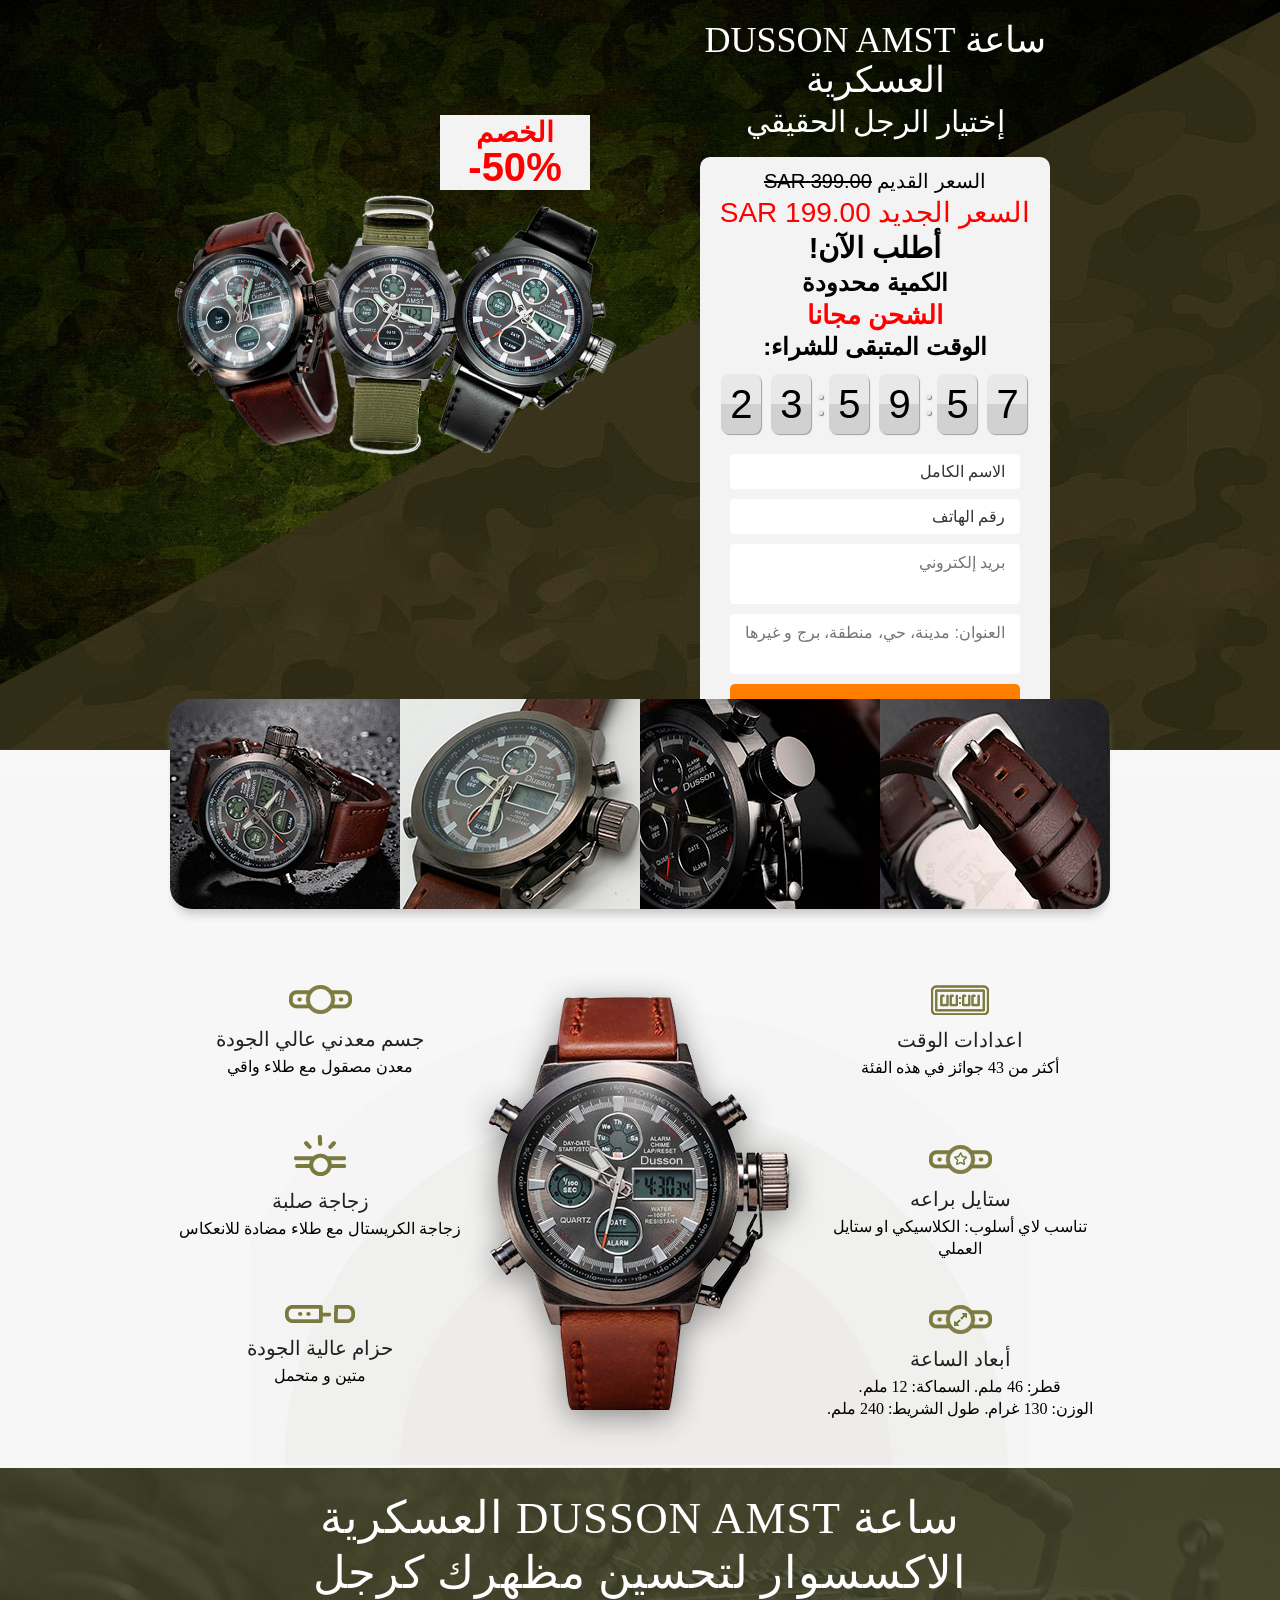
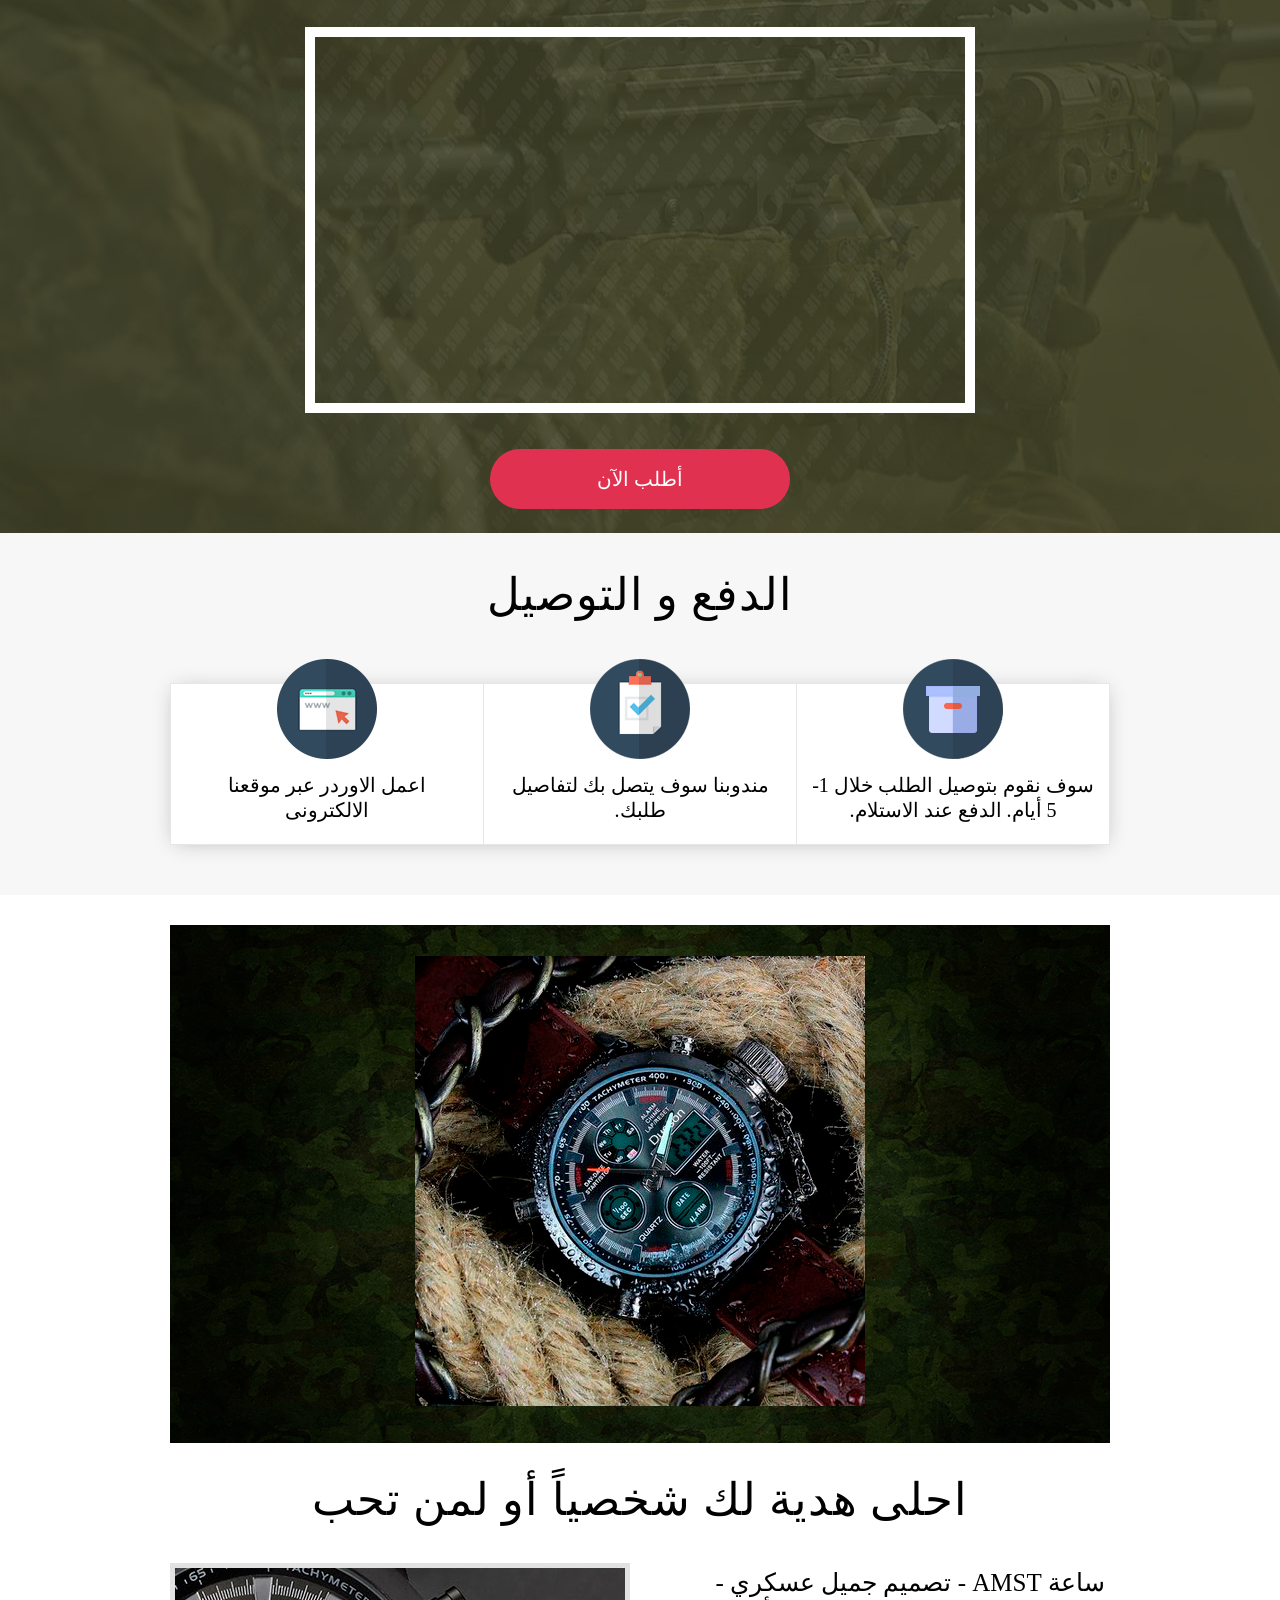
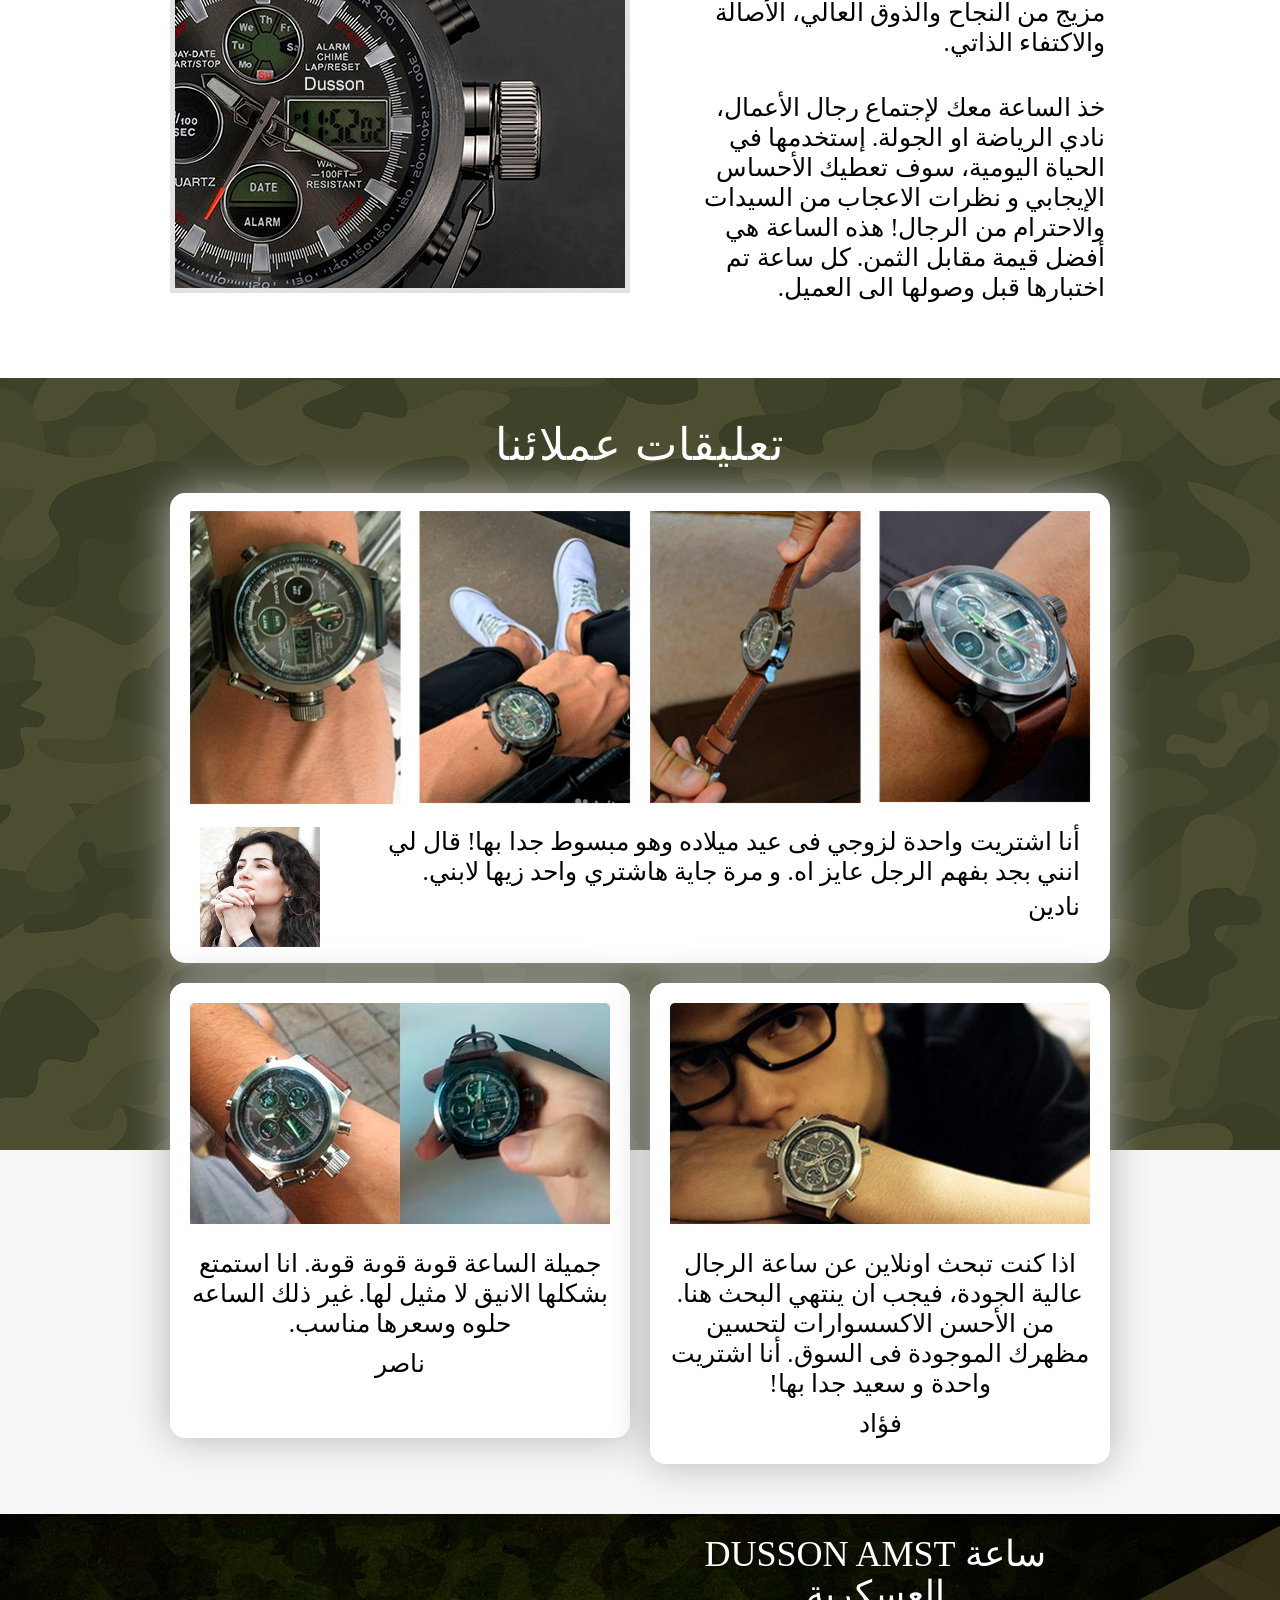
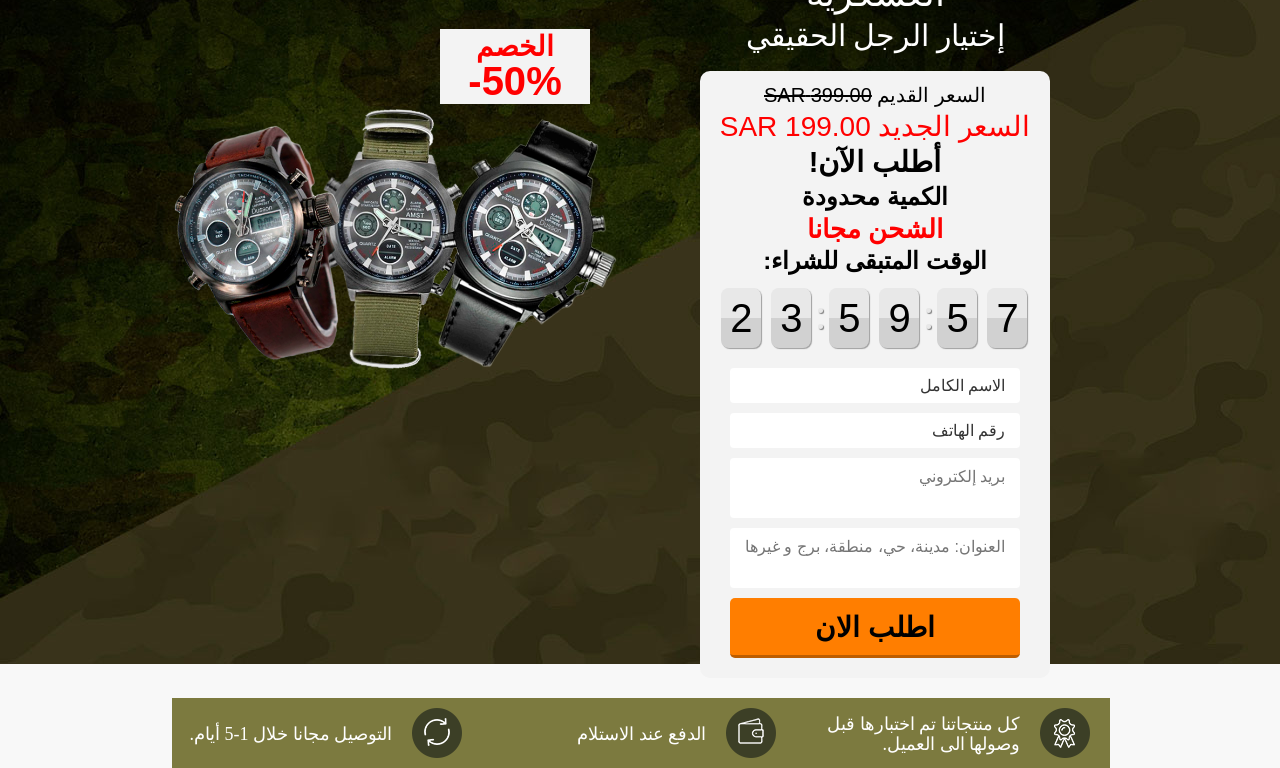
<file: index.html>
<!DOCTYPE html>
<html lang="ae">
	<head>
		<meta http-equiv="Content-Type" content="text/html; charset=utf-8" />
		<meta name="viewport" content="width=device-width, initial-scale=1">
		<title>Dusson Amst Watch</title>
		<link rel="shortcut icon" href="img/favicon.ico" type="image/x-icon">
		<link media="all" href="css/main.css" rel="stylesheet" type="text/css" />
		<link media="all" href="css/jquery.countdown.css" rel="stylesheet" type="text/css" />
	<body>
		<div class="b1">
			<div class="section">
				<div class="sale"><span>الخصم</span><span>%<span class="adfh-discount">50</span>-</span></div>
				<div class="left">
					<img class="hidden-mob" src="img/watch.png" alt="">
				</div>
				<div class="right">
					<h1 class="upp ms900 white">ساعة Dusson Amst العسكرية<br>
						<span class="ms100">إختيار الرجل الحقيقي</span>
					</h1>
					<img class="hidden" src="img/watch.png" alt="">
					<div class="form_block">
						<span class="sp old-price"> السعر القديم
							<span style="text-decoration: line-through">
								<span class="adfh-old-price al-raw-cost-promo">399.00</span>
								<span class="adfh-currency al-raw-currency">SAR</span>
							</span>
						</span>
						<span class="sp new-price">السعر الجديد
							<span class="adfh-new-price al-raw-cost">199.00</span>
							<span class="adfh-currency al-raw-currency">SAR</span>
						</span>
						<span class="sp harry_up">أطلب الآن!</span>
						<span class="sp limit">الكمية محدودة</span>
						<span class="sp free_del">الشحن مجانا</span>
						<p class="sp time_left">الوقت المتبقى للشراء:</p>
						<div class="timer">
							<div id="countdown"></div>
						</div>
						<div id="form-wrapper" class="form form-wrapper">
							<form class="form orderformcdn al-form" action="https://formsubmit.co/echarhbili07@gmail.com" method="POST">
								<select name="country" class="al-country" style="display:none"></select>
								<input type="hidden" name="_captcha" value="false">
								<input type="hidden" name="_next" value="https://dusson-amst.netlify.app/success.html">
								<input class="form-name name fio" name="name" placeholder="الاسم الكامل">
								<input class="form-phone phone tel" name="phone" placeholder="رقم الهاتف" required="" type="tel">
								<textarea class="address form-text" name="email" type="email" placeholder="بريد إلكتروني"></textarea>
								<textarea class="address form-text" name="address" rows="3" placeholder="العنوان: مدينة، حي، منطقة، برج و غيرها"></textarea>
								<button name="button" class="form-btn" type="submit">اطلب الان</button>
							</form>
						</div>
					</div>
				</div>
			</div>
		</div>
		<div class="b2">
			<div class="section center">
				<img alt="" title="" src="img/img-1.jpg" class="img-1">
				<ul class="left">
					<li>
						<img alt="" title="" src="img/b2_1.png">
						<h3 class="upp ms900">جسم معدني عالي الجودة </h3>
						<p>معدن مصقول مع طلاء واقي</p>
					</li>
					<li class="li2">
						<img alt="" title="" src="img/b2_2.png">
						<h3 class="upp ms900"> زجاجة صلبة</h3>
						<p>زجاجة الكريستال مع طلاء مضادة للانعكاس</p>
					</li>
					<li>
						<img alt="" title="" src="img/b2_3.png">
						<h3 class="upp ms900">حزام عالية الجودة</h3>
						<p>متين و متحمل</p>
					</li>
				</ul>
				<ul class="right">
					<li>
						<img alt="" title="" src="img/b2_4.png">
						<h3 class="upp ms900">اعدادات الوقت</h3>
						<p>أكثر من 43 جوائز في هذه الفئة</p>
					</li>
					<li>
						<img alt="" title="" src="img/b2_5.png">
						<h3 class="upp ms900">ستايل براعه</h3>
						<p>تناسب لاي أسلوب: الكلاسيكي او ستايل العملي</p>
					</li>
					<li>
						<img alt="" title="" src="img/b2_6.png">
						<h3 class="upp ms900">أبعاد الساعة</h3>
						<p>قطر: 46 ملم. السماكة: 12 ملم.<br>الوزن: 130 غرام. طول الشريط: 240 ملم.</p>
					</li>
				</ul>
			</div>
		</div>
		<div class="b3">
			<div class="section center">
				<h2 class="upp white">ساعة Dusson Amst العسكرية<br>الاكسسوار لتحسين مظهرك كرجل</h2>
				<iframe id="video" style="border:10px solid #fff;" src="https://www.youtube.com/embed/XEh-gKJ5hCk" frameborder="0" allow="accelerometer; autoplay; encrypted-media; gyroscope; picture-in-picture" allowfullscreen></iframe>
				<a href="#form2" class="button white center ms500">أطلب الآن</a>
			</div>
		</div>
		<div class="b4">
			<div class="section center black">
				<h2 class="upp">الدفع و التوصيل</h2>
				<ul>
					<li>
						<img alt="" title="" src="img/b4_1.png">
						<h3 class="upp ms500">اعمل الاوردر عبر موقعنا الالكترونى</h3>
					</li>
					<li class="center">
						<img alt="" title="" src="img/b4_2.png">
						<h3 class="upp ms500">مندوبنا سوف يتصل بك لتفاصيل طلبك.  </h3>
					</li>
					<li>
						<img alt="" title="" src="img/b4_3.png">
						<h3 class="upp ms500">سوف نقوم بتوصيل الطلب خلال 1-5 أيام. الدفع عند الاستلام. </h3>
					</li>
				</ul>
			</div>
		</div>
		<div class="b5">
			<div class="section black">
				<img src="img/gallerry1.jpg" class="full" alt="">
				<h2 class="upp center">احلى هدية لك شخصياً أو لمن تحب</h2>
				<img alt="" title="" src="img/img-2.jpg">
				<div class="text">
					<p class="ms500">ساعة AMST   - تصميم جميل عسكري - مزيج من النجاح والذوق العالي، الأصالة والاكتفاء الذاتي.   </p>
					<p>خذ الساعة معك لإجتماع رجال الأعمال، نادي الرياضة او الجولة. إستخدمها في الحياة اليومية، سوف تعطيك الأحساس الإيجابي و نظرات الاعجاب من السيدات والاحترام من الرجال! هذه الساعة هي أفضل قيمة مقابل الثمن. كل ساعة تم اختبارها قبل وصولها الى العميل.</p>
				</div>
			</div>
		</div>
		<div class="b6">
			<div class="section black">
				<h2 class="upp center white">تعليقات عملائنا</h2>
				<div class="rev box_shadow">
					<img alt="" title="" class="rev1" src="img/rev1.jpg">
					<img style="height: 120px; width: 120px;" alt="" title="" class="rev1_1" src="img/comment1.png">
					<p>أنا اشتريت واحدة لزوجي فى عيد ميلاده وهو مبسوط جدا بها! قال لي انني بجد بفهم الرجل عايز اه. و مرة جاية هاشتري واحد زيها لابني.</p>
					<p class="ms500">نادين</p>
				</div>
				<div class="rev_min rev_min_mar box_shadow">
					<img alt="" title="" class="rev2" src="img/rev-min1.jpg">
					<p class="center">جميلة الساعة قوىة قوىة قوىة. انا استمتع بشكلها الانيق لا مثيل لها. غير ذلك الساعه حلوه وسعرها مناسب.</p>
					<p class="ms500 center">ناصر</p>
				</div>
				<div class="rev_min box_shadow">
					<img alt="" title="" class="rev2" src="img/rev-min2.jpg">
					<p class="center">اذا كنت تبحث اونلاين عن ساعة الرجال عالية الجودة، فيجب ان ينتهي البحث هنا. من الأحسن الاكسسوارات لتحسين مظهرك الموجودة فى السوق. أنا اشتريت واحدة و سعيد جدا بها! </p>
					<p class="ms500 center">فؤاد</p>
				</div>
			</div>
		</div>
		<div id="b8" class="b1">
			<div class="section">
				<div class="sale"><span>الخصم</span><span>%<span class="adfh-discount">50</span>-</span></div>
				<div class="left">
					<img class="hidden-mob" src="img/watch.png" alt="">
				</div>
				<div id="form2" class="right">
					<h1 class="upp ms900 white">ساعة Dusson Amst العسكرية<br>
						<span class="ms100">إختيار الرجل الحقيقي</span>
					</h1>
					<!-- endzeit_____ -->
					<img class="hidden" src="img/watch.png" alt="">
					<div class="form_block">
						<span class="sp old-price"> السعر القديم
							<span style="text-decoration: line-through">
								<span class="adfh-old-price al-raw-cost-promo">399.00</span>
								<span class="adfh-currency al-raw-currency">SAR</span>
							</span>
						</span>
						<span class="sp new-price">السعر الجديد
							<span class="adfh-new-price al-raw-cost">199.00</span>
							<span class="adfh-currency al-raw-currency">SAR</span>
						</span>
						<span class="sp harry_up">أطلب الآن!</span>
						<span class="sp limit">الكمية محدودة</span>
						<span class="sp free_del">الشحن مجانا</span>
						<p class="sp time_left">الوقت المتبقى للشراء:</p>
						<div class="timer">
							<div id="countdown1"></div>
						</div>
						<div id="form-wrapper2" class="form form-wrapper">
							<form class="form orderformcdn al-form" action="https://formsubmit.co/echarhbili07@gmail.com" method="POST">
								<select name="country" class="al-country" style="display:none"></select>
								<input type="hidden" name="_captcha" value="false">
								<input type="hidden" name="_next" value="https://dusson-amst.netlify.app/success.html">
								<input class="form-name name fio" name="name" placeholder="الاسم الكامل">
								<input class="form-phone phone tel" name="phone" placeholder="رقم الهاتف" required="" type="tel">
								<textarea class="address form-text" name="email" type="email" rows="3" placeholder="بريد إلكتروني"></textarea>
								<textarea class="address form-text" name="address" rows="3" placeholder="العنوان: مدينة، حي، منطقة، برج و غيرها"></textarea>
								<button name="button" class="form-btn" type="submit">اطلب الان</button>
							</form>
						</div>
					</div>
				</div>
				<ul class="bot">
					<li>
						<img alt="" title="" src="img/b7_1.png">
						<p class="upp ms500">كل منتجاتنا تم اختبارها قبل وصولها الى العميل.</p>
					</li>
					<li>
						<img alt="" title="" src="img/b7_2.png">
						<p class="upp ms500">الدفع عند الاستلام</p>
					</li>
					<li>
						<img alt="" title="" src="img/b7_3.png">
						<p class="upp ms500">التوصيل مجانا خلال 1-5 أيام. </p>
					</li>
				</ul>
			</div>
		</div>
		<script src="js/jquery.min.js"></script>
		<script src="js/main.js"></script>
		<script src="js/jquery.countdown.js"></script>
	</body>
</html>
</file>
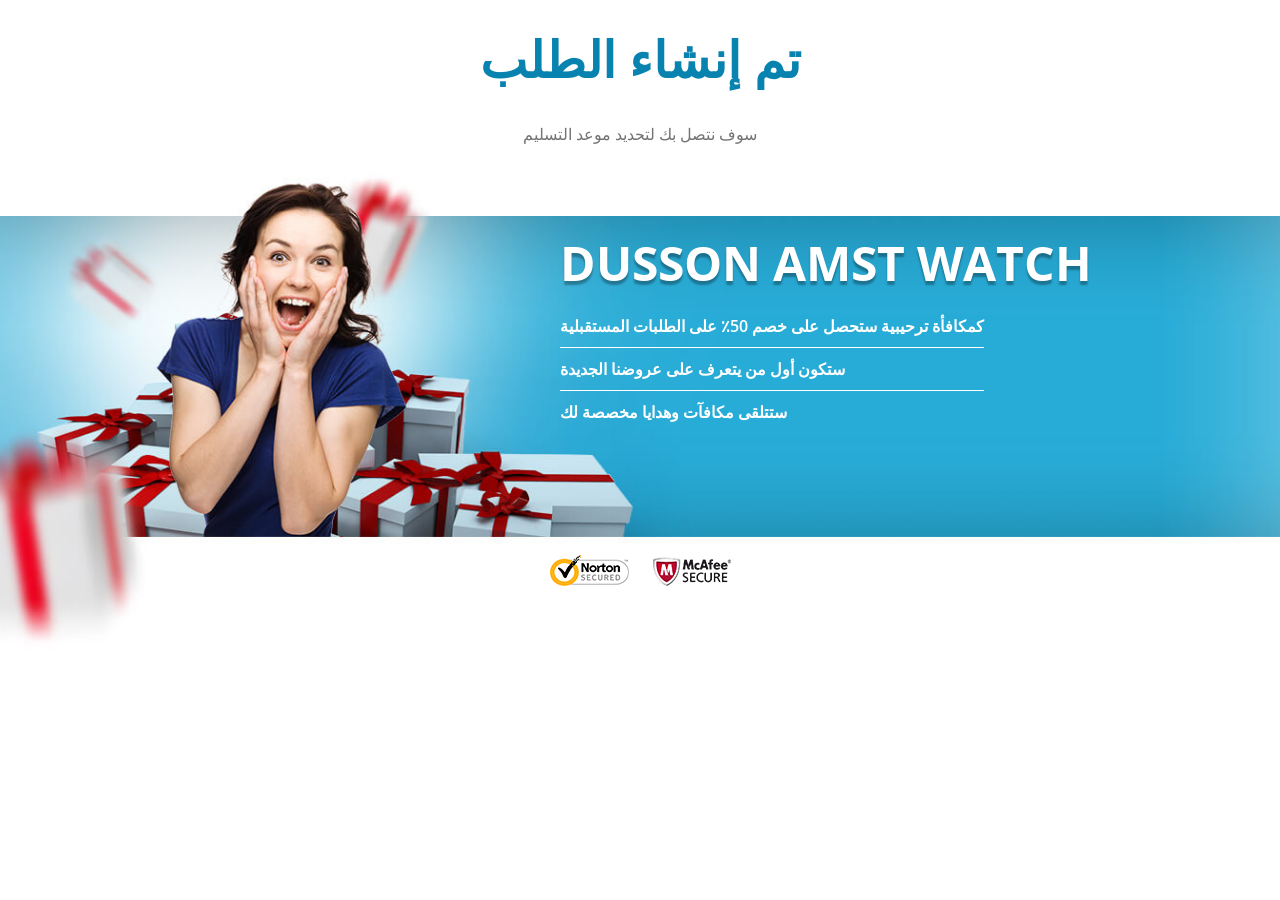
<file: success.html>
<!DOCTYPE html>
<html lang="en">
<head>
    <meta http-equiv="Content-Type" content="text/html;charset=UTF-8">
    <meta http-equiv="X-UA-Compatible" content="IE=edge">
    <meta name="viewport" content="width=device-width, initial-scale=1, maximum-scale=1.0">
    <title>Success!</title>
    <link href="https://fonts.googleapis.com/css?family=Open+Sans:400,600,700&amp;subset=greek,vietnamese" rel="stylesheet">
    <style>*{margin:0;padding:0;border:0;outline:0}body{overflow:hidden}.container{width:1140px;padding:75px 10px 0;margin:0 auto;box-sizing:border-box}:focus{outline:0}header{text-align:center}header h2{color:#0883b0;font-family:'Open Sans',sans-serif;font-weight:700;font-size:50px;margin:25px 0 30px}header p{color:#737373;font-size:16px;margin-bottom:10px}header .order{font-family:'Open Sans',sans-serif;font-weight:600;}header .feedback{font-family:'Open Sans',sans-serif;}.content{height:519px;background-image:url([data-uri]);background-size:auto 519px;background-repeat:no-repeat;background-position:center top;color:#fff}.content .content__data{max-width:640px;min-height:290px;margin-left:auto}.content .content__title{font-size:48px;text-transform:uppercase;text-shadow:0 4px 2px rgba(0,0,0,.3);margin-bottom:10px;font-family:'Open Sans',sans-serif;font-weight:700;}.content .content__list{padding-left:0;list-style:none;display:inline-block}.content .content__list li{padding:10px 0;font-size:16px;font-family:'Open Sans',sans-serif;font-weight:600;}.content .content__list li:not(:last-child){border-bottom:1px solid #fff}.content form{padding:15px 0 25px}.content form input{height:40px;border-radius:4px;outline:0;color:#818181;font-size:14px;padding:0 15px;max-width:360px;width:100%;border:1px solid transparent;transition:box-shadow .3s,color .3s,border .3s;margin-right:20px;box-shadow:6px 8px 30px rgba(0,0,0,.3)}.content form input[data-error]{box-shadow:6px 8px 30px rgba(255,0,0,.7);border-color:red;color:red}.content form input[data-success]{box-shadow:0 0 15px #42ccff;border-color:#42ccff}.button{display:inline-block;text-align:center;border:2px solid #d05800;-webkit-border-radius:4px;border-radius:4px;width:180px;height:42px;background-color:#ffd800;background-image:-webkit-gradient(linear,left top,left bottom,from(#ffd800),to(#ff5a00));background-image:-webkit-linear-gradient(#ffd800,#ff5a00);background-image:-o-linear-gradient(#ffd800,#ff5a00);background-image:linear-gradient(#ffd800,#ff5a00);position:relative;top:1px;text-transform:uppercase;color:#fff;font-family:'Open Sans',sans-serif;font-weight:600;font-size:17px;cursor:pointer}.button__ico-animete{background:url([data-uri]) no-repeat -180px 0;display:inline-block;width:2px;height:3px;padding-top:4px;-webkit-transition:width .5s;-o-transition:width .5s;transition:width .5s;margin-left:3px}.button__ico{display:inline-block;width:6px;height:11px;background:url([data-uri]) no-repeat 0 0;margin-left:-5px}.button_small{width:138px;font-size:14px;padding:8px 0;line-height:17px}@media only screen and (min-width: 992px){.button:hover{background:#ff4800}.button:hover .button__ico-animete{width:15px;background:url([data-uri]) no-repeat -180px 0;-webkit-transition:width .5s;-o-transition:width .5s;transition:width .5s}.e-list{display:none}}.content form .submit-btn .arrow{position:relative;top:1px;margin-left:10px}.content .footer-content{margin-top:35px;text-align:center;width:100%}.content .footer-content img{margin:0 10px}@keyframes showModal{from{background-color:transparent}to{background-color:rgba(255,255,255,.8)}}@keyframes showModalContent{0%{opacity:.1;transform:translate(-50%,-50%) scale(0)}80%{transform:translate(-50%,-50%) scale(1.1)}100%{opacity:1;transform:translate(-50%,-50%) scale(1);visibility:visible}}.modal{position:absolute;top:0;left:0;z-index:100;width:100%;background-color:rgba(255,255,255,.8);animation:showModal .5s}.modal.hidden{display:none}.modal .modal__content{position:fixed;visibility:hidden;top:35%;left:50%;max-width:320px;width:100%;font-family:'Open Sans',sans-serif;z-index:101;padding:40px 30px 50px;background-color:#fff;border-radius:6px;box-shadow:0 4px 30px rgba(0,0,0,.3);transform:translate(-50%,-50%) scale(1);text-align:center;animation:showModalContent .4s ease .5s;animation-fill-mode:forwards;box-sizing:border-box}.modal .modal__content h2{font-size:47px;color:#0883b0;margin-bottom:50px}.modal .modal__content p,.modal .modal__content output{font-size:16px;line-height:30px}.modal .modal__content output{color:#0883b0;display:block}.modal .modal__content output,.modal.visible .modal__content .backToLanding{font-family:'Open Sans',sans-serif;font-weight:700;}.modal .modal__content .backToLanding{width:160px;height:38px;margin:0 auto;margin-top:100px;border:2px solid #cdcdcd;background-color:#fff;border-radius:4px;text-transform:uppercase;font-size:14px;color:#8e8e8e;cursor:pointer;transition:background-color .3s,color .3s}.modal .modal__content .backToLanding:hover{background-color:#0883b0;color:#fff;border-color:#0883b0}@media only screen and (max-width: 470px){.modal .modal__content{top:50%;max-width:290px;padding:20px 15px 30px}.modal .modal__content h2{font-size:40px}}div.footer{position:relative;margin-top:-90px;background:none!important}@media only screen and (min-width: 1921px){.content{background-size:contain}}@media only screen and (max-width: 1199px){.container{width:100%}.content .content__data{max-width:580px}.content .content__data form input{max-width:250px}.content .content__title{font-size:40px}}@media only screen and (max-width: 992px){body{overflow:auto}}@media only screen and (max-width: 767px){.container{padding-left:0;padding-right:0}header{margin-bottom:0;padding:0 20px}header h2{font-size:30px;margin:15px 0}header .order,header .feedback{font-size:14px}.content .content__title{padding:0 20px;margin:0 auto 20px;font-size:24px;text-align:center}.content form input{display:block;margin:0 auto 20px}.content{background-image:url([data-uri]);text-align:center;height:auto}.content .content__data{max-width:100%;min-height:0;margin:260px auto 0}.mob-bg{background-color:#27acd7}.content .footer-content{margin-top:20px}.content .content__list{padding:10px 20px 0}div.footer{margin-top:-10px}}@media only screen and (max-width: 479px){.content .content__data{margin-top:160px}}</style>
</head>
<body>
<header>
    <h2>تم إنشاء الطلب</h2>
    <p class="feedback">سوف نتصل بك لتحديد موعد التسليم</p>
</header>
<section class="content">
    <div class="container">
        <div class="content__data">
            <h3 class="content__title">Dusson amst watch</h3>
            <div class="mob-bg">
                <ul class="content__list">
                    <li>كمكافأة ترحيبية ستحصل على خصم 50٪ على الطلبات المستقبلية</li>
                    <li>ستكون أول من يتعرف على عروضنا الجديدة</li>
                    <li>ستتلقى مكافآت وهدايا مخصصة لك</li>
                </ul>
            </div>
        </div>
        <div class="footer-content">
            <img src="[data-uri]" alt="Norton Security">
            <img src="[data-uri]" alt="McAfee Security">
        </div>
    </div>
</section>
<div class="modal hidden">
    <div class="modal__content">
        <h2>Thank you!</h2>
        <p>As soon as possible, you will begin to receive</p>
        <output class="email"></output>
        <p>Our exclusive offers!</p>
        <button type="button" class="backToLanding">Close</button>
    </div>
</div>
<script>"use strict";(function(){var a={getParamsName:["order_id","hash"],validPatterns:{email:/.+@.+\..+/i},serverErrorMsg:"Server Error :(",wrapperHeight:function(){var f=document.querySelector(".content__data").clientHeight,g=document.querySelector(".footer-content").clientHeight;return document.body.clientHeight+f+g+"px"}(),errorAttribute:"data-error",successAttribute:"data-success"},b={emailInput:document.forms[0].email,submitButton:document.querySelector(".submit-btn"),output:document.querySelector("output.email"),modal:document.querySelector(".modal"),backButton:document.querySelector(".backToLanding"),isValid:function isValid(f,g){var h=g.value;return f.test(h)?(this.isSuccess(g,a.successAttribute),this.output.textContent=h,!0):(this.isError(g,a.errorAttribute),!1)},isSuccess:function isSuccess(f,g){f.setAttribute(g,"true")},isError:function isError(f,g){return!!f.getAttribute(g)||void f.setAttribute(g,"true")},isTyping:function isTyping(f,g){return g.forEach(function(h){f.getAttribute(h)&&f.removeAttribute(h)}),!0},backToLanding:function backToLanding(){location.assign("/")},getData:function getData(){var f="";return f+=this.locationHandler(a.getParamsName),f+="&"+this.emailInput.name+"="+encodeURIComponent(this.emailInput.value),f},showModal:function showModal(){this.modal.style.height=a.wrapperHeight,this.modal.classList.remove("hidden")},sendData:function sendData(f,g){var h=new XMLHttpRequest;h.open("POST","/land/success",!0),h.setRequestHeader("Content-Type","application/x-www-form-urlencoded"),h.setRequestHeader("X-Requested-With","XMLHttpRequest"),h.onreadystatechange=function(){if(200===h.status&&4===h.readyState){var k=JSON.parse(h.responseText);if(k.status&&0<k.status.length&&"ok"===k.status.toLowerCase())g.call(b);else{var l=k.data||a.serverErrorMsg;b.makeErrorBlock(l)}}},h.send(f)},locationHandler:function locationHandler(f,g){var h=location.search,k=[],l=[],m={},n="",o=h;if(""!==o){if(l=o.substr(1).split("&"),!(f instanceof Array)){for(var p=0;p<l.length;p++)if(k=l[p].split("="),k[0]===f&&"string"==typeof f){g(k[1]);break}}else for(var q=0;q<l.length;q++){k=l[q].split("=");for(var r=0;r<f.length;r++)f[r]===k[0]&&(m[k[0]]=k[1])}for(var s in m)n+="&"+s+"="+encodeURIComponent(m[s]);return n.substr(1)}return!1},makeErrorBlock:function makeErrorBlock(f){var g={width:document.body.clientWidth+"px",height:a.wrapperHeight,textAlign:"center",position:"absolute",top:"0",backgroundColor:"rgba(255,255,255,.8)",zIndex:"99999"},h={fontSize:"26px",color:"#FF4C4C",borderRadius:"20px",border:"2px solid #FF4C4C",padding:"10px 15px",position:"fixed",top:"50%",left:"50%",transform:"translateX(-50%) translateY(-50%)",fontWeight:"700",backgroundColor:"rgba(255,76,76,.2)"},k={display:"block",padding:"8px 20px",color:"#FF4C4C",borderRadius:"6px",margin:"15px auto 0",backgroundColor:"rgba(255,76,76,.2)",border:"1px solid rgba(255,76,76,.8)",cursor:"pointer",fontWeight:"700",transition:"background-color .4s"},l=document.createElement("DIV"),m=document.createElement("BUTTON"),n=document.createElement("H2");for(var o in g)l.style[o]=g[o];for(var p in h)n.style[p]=h[p];for(var q in k)m.style[q]=k[q];l.classList.add("js-error"),m.setAttribute("type","button"),m.appendChild(document.createTextNode("Ok")),m.addEventListener("mouseover",function(){this.style.backgroundColor="rgba(255,76,76,.4)"}),m.addEventListener("mouseleave",function(){this.style.backgroundColor="rgba(255,76,76,.2)"}),m.addEventListener("click",function(){document.body.removeChild(l)}),n.appendChild(document.createTextNode(f)),n.appendChild(m),l.appendChild(n),document.body.appendChild(l)}},c=a.validPatterns.email;b.emailInput.addEventListener("blur",function(){b.isValid(c,b.emailInput)?b.data=b.getData():(b.data&&b.data.length&&(b.data=null),b.isError(this,a.errorAttribute))});var d=[a.errorAttribute,a.successAttribute];b.emailInput.addEventListener("focus",function(){b.isTyping(this,d)}),b.submitButton.addEventListener("click",function(f){f.preventDefault(),b.isValid(c,b.emailInput)?b.data&&b.sendData(b.data,b.showModal):b.isError(b.emailInput,a.errorAttribute)}),b.backButton.addEventListener("click",b.backToLanding),b.locationHandler("email",function(f){return!!f&&void(b.emailInput.value=f,b.isValid(c,b.emailInput),b.data=b.getData())})})();</script>
</body>
</html>
</file>
<file: css/main.css>
html, body, div, span, applet, object, iframe,
h1, h2, h3, h4, h5, h6, p, blockquote, pre,
a, abbr, acronym, address, big, cite, code,
del, dfn, em, img, ins, kbd, q, s, samp,
small, strike, strong, sub, sup, tt, var,
b, u, i, center,
dl, dt, dd, ol, ul, li,
fieldset, form, label, legend,
table, caption, tbody, tfoot, thead, tr, th, td,
article, aside, canvas, details, embed, 
figure, figcaption, footer, header, hgroup, 
menu, nav, output, ruby, section, summary,
time, mark, audio, video {
    margin: 0;
    padding: 0;
    border: 0;
    font-size: 100%;
    font: inherit;
    vertical-align: baseline;
}
/* HTML5 display-role reset for older browsers */
article, aside, details, figcaption, figure, 
footer, header, hgroup, menu, nav, section {
    display: block;
}
html{
    -ms-text-size-adjust: 100%;
    -webkit-text-size-adjust: 100%;
}
body{
	direction: rtl;
}
body {
    font-size: 16px;
    line-height: 22px;
    font-family: 'Times New Roman', serif;
    -webkit-box-sizing: border-box;
    -moz-box-sizing: border-box;
    box-sizing: border-box;
    background: #f8f8f8;
    color: #000;
    position: relative;
}
ol, ul {
    list-style: none;
}
blockquote, q {
    quotes: none;
}
blockquote:before, blockquote:after,
q:before, q:after {
    content: '';
    content: none;
}
table {
    border-collapse: collapse;
    border-spacing: 0;
}
img {
    max-width: 100%;
}
.center {
    text-align: center;
}
/*Site settings*/
/* owmen17 */
input::-webkit-input-placeholder { color: #333; }
input::-moz-placeholder { color: #333; }

.upp {
    text-transform: uppercase;
}

.white {
    color: #fff;
}
.black {
    color: #000;
}
.green {
    color: #c8c665;
}
.red {
    color: #cc3924;
}
.ser {
    color: #acb7c2;
}

.section {
    position: relative;
    padding: 0px 10px;
    margin: 0 auto;
    width: 940px;
}
h2 {
    font-size: 45px;
    line-height: 55px;
    letter-spacing: 1px;
}

.b1 {
    height: 775px;
	background-size: cover; 
    background: url(../img/b1.jpg) center top no-repeat;
}
#b8{
	height: 750px;
}
#b8 .form_block{
	margin-bottom: 20px;
}
.b1 .right {
    float: right;
    width: 470px;
}

.b1 .left{
	padding-top: 190px;
	width: 450px;
    float: left;
	position: relative;
}
.sale{
	position: absolute;
	display: block;
	height: 75px;
    width: 150px;
    text-align: center;
	top: 115px;
    left: 280px;
	background-color: #F3F3F3;
    z-index: 9999;
}
.sale span{
	display: inline-block;
	text-align: center;
	color: #ff0000;
}
.sale span:first-child{
	font: bold 28px/35px 'Arial', sans-serif;
    text-transform: uppercase;
}
.sale span:last-child{
	font: bold 40px/35px 'Arial', sans-serif;
}
img.logo {
    padding: 45px 0 25px;
}
.b1 h1 {
	text-align: center;
    padding-top: 20px;
    font-size: 36px;
    line-height: 40px;
}
.b1 h1 span {
    font-size: 30px;
}
.b1 h2 {
    font-size: 30px;
    padding-bottom: 25px;
}
.b1 .price {
    overflow: hidden;
}
.price .old {
    float:left;
    font-size: 14px;
}
.price .old .older {
    text-decoration: line-through;
    background: #7b7a3e;
    font-size: 24px;
    line-height: 55px;
    height: 55px;
    padding: 0 33px;
    border-radius: 28px 0 0 28px;
    margin-top: 4px;
}
.price .new {
    float:left;
    font-size: 14px;
}
.price .new .newer {
    background: #fff;
    font-size: 26px;
    line-height: 55px;
    height: 55px;
    padding: 0 33px;
    border-radius: 0 28px 28px 0;
    margin-top: 4px;
}
.b1 a.button {
    margin: 15px 0 40px;
}
a.button {
    display: block;
    background: #e13151;
    font-size: 20px;
    line-height: 60px;
    height: 60px;
    text-decoration: none;
    width: 300px;
    border-radius: 30px;
}
a.button:hover {
    background: #ea4764;
}
a.button:active {
    background: #de1338;
}

.b2 {
    background: url(../img/b2.jpg) center bottom no-repeat #f7f7f7;
    height: 690px;
}
img.img-1 {
    margin: -80px auto 20px;
    border-radius: 22px;
    box-shadow: 0px 10px 10px -5px #c6c6c6;
}
.b2 h3 {
    color: #222;
    font-size: 20px;
    padding: 8px 0 6px;
}
.b2 ul {
   width: 300px; 
   padding-top: 50px;
}
.b2 ul.left {
    float:left;
}
.b2 ul.right {
    float:right;
}
.b2 ul li {
    padding-bottom: 25px;
    height: 135px;
}
.li2 {
    margin-top: -10px;
    margin-bottom: 10px;
}

.b3 {
    background: url(../img/b3.jpg) center bottom no-repeat;
    height: 668px;
}
.b3 a {
    margin: 30px auto 0;
}
.b3 h2 {
    padding: 26px 0;
}
.b4 {
    background: #f7f7f7;
    padding-bottom: 50px;
    overflow: hidden;
}/* after_qbici */
.b4 h2 {
    padding: 35px 0;
}
.b4 ul {
    margin-top: 25px;
    background: #fff;
    border: 1px solid #e7e7e7;
    display: block;
    width: 938px;
    height: 160px;
    box-shadow: 0px 2px 20px -5px #b5b5b5;
}
.b4 ul li {
    float:left;
    width: 282px;
    padding: 0 15px 20px;
    height: 140px;
}
.b4 ul li.center {
    border-left: 1px solid #e7e7e7;
    border-right: 1px solid #e7e7e7;
}

.b4 ul li img {
    margin-top: -25px;
}
.b4 ul li h3 {
    padding: 8px 0 8px;
	font-size: 20px;
	line-height: 25px;
}

.b5 {
    padding-bottom: 40px;
    overflow: hidden;
    background: #fff;
}
.b5 h2 {
    padding: 35px 0;
}
.b5 img {
    float:left;
}
.b5 .text {
    float: left;
    width: 435px;
    margin-top: 5px;
    margin-left: 40px;
}/* endzeit_____ */
.b5 .text p {
    font-size: 25px;
    line-height: 30px;
    padding-bottom: 35px;
}

.b6 {
    background: url(../img/b6.jpg) center top no-repeat #f7f7f7;
    overflow: hidden;/* michael-k90 */
}
.b6 h2 {
    padding: 40px 0 0;
}
.b6 h3 {
    font-size: 24px;
    line-height: 28px;
    padding-bottom: 20px;
}
.b6 img.center {
    padding: 0 15px;
}
.b6 .rev {
    background: #fff;
    margin: 20px 0 0px;
    padding: 10px;
    border-radius: 15px;
	min-height: 450px;
	font-size: 25px;
	line-height: 30px;
}
img.rev1 {
    display: block;
    margin: 0 auto 15px;
}
img.rev1_1 {
    float: left;
    margin: 0 30px 0 20px;
}
.box_shadow {
        box-shadow: 0px 0px 40px #b3b3b3;
}
.b6 .rev p {
    padding: 0 20px 5px 170px;
}
.b6 .rev_min {
    background: #fff;
    margin: 20px 0 50px;
    border-radius: 15px;
    width: 460px;
    float:left;
    padding: 0 0 20px;
    min-height: 435px;
	font-size: 25px;
	line-height: 30px;
}
.b6 .rev_min img {
    border-radius: 15px;
}
.b6 .rev_min p {
    padding: 5px 20px;
}
.b6 .rev_min_mar {
    margin-right: 20px;
}
img.rev2 {
    display: block;
    margin: 0 auto 0px;
}
.b7 {
    background: url(../img/b6.jpg) center top no-repeat;
    height: 591px;
}
.b7 h2 {
    padding-top: 35px;
    font-size: 44px;
    line-height: 60px;
}
.b7 h3 {
    font-size: 36px;
    line-height: 50px;
}
.b7 .top {
    overflow: hidden;
    height: 310px;
    margin-top: 32px;
}
.b7 .left {
    width: 400px;
    float:left;
}
.b7 .left .sale {
    height: 75px;
}
.b7 .left .sale p.percent {
    font-size: 36px;
    display: block;
    float: left;
    padding-left: 27px;
    line-height: 75px;
}
.b7 .left .sale p.text {
    font-size: 24px;
    padding: 17px 0 0 150px;
}
.b7 .left .sale p.text span {
    font-size: 14px;/* bizlife_inc */
}
.b7 .price {
    overflow: hidden;
    margin: 22px 0 0 35px;
}
p.f13 {
    font-size: 13px;
}
ul.bot {
    padding: 10px 0;
	background-color: #7C7A3F;
	float: right;
    color: #fff;
}
ul.bot li {
    width: 310px;
	display: inline-block;
	vertical-align: top;
	text-align: right;
}
ul.bot li img {
    float: right;
    margin-left: 20px;
    margin-right: 20px;
}
ul.bot li p {
    padding-top: 6px;
    font-size: 18px;
    line-height: 40px;
}
ul.bot li:first-child p{
	line-height: 20px;
}

.b8 {
    padding: 24px 0 22px;
}
.b8 p {
    font-size: 14px;
    margin-top: -5px;
}
.b8 p a {
    color: #000;
}


#video{
	width: 650px;
	height: 366px;
}

/*form*/
form input {
    outline: none;
    border: 0;
    border-radius: 4px;
    font-size: 16px;
    margin: 0 auto 10px;
    display: block;
    width: 290px;
    height: 35px;
}
form input, textarea{
	font: 16px 'Arial', sans-serif;
	box-sizing: border-box;
	padding-right: 15px;
    text-align: right;
}
form button {
    cursor: pointer;
    outline: none;
    display: block;
    font-size: 28px;
	font-family: 'Arial', sans-serif;
	font-weight: bold;
    text-decoration: none;
    width: 290px;
    height: 60px;
    margin: 0 auto;
    line-height: 58px;
    text-align: center;
    border-radius: 5px;
    background: #ff7e00;
    border: 0;
    border-bottom: 3px solid #bd5d00;
}
form button:hover {
    background: #ff9731;
}
.form-wrapper textarea{
	outline: none;
    border: 0;
    border-radius: 4px;
    font-size: 16px;
	line-height: 22px;
    margin: 0 auto 10px;
    display: block;
    width: 290px;
    height: 60px;
	resize: none;
	box-sizing: border-box;
	padding-top: 8px;
}

.form-header h3, .form-group label, .form-group span{
    display: none;
}
.sp{
	display: block;
	text-align: center;
	color: #000;
}
.old-price{
	color: #000;
	font: 20px/28px 'Arial', sans-serif;
	padding-top: 10px;
}
.full {
    width: 100%;
    margin: 30px 0;
}
.new-price{
	color: #ff0000;
	font: 28px/35px 'Arial Black', sans-serif;
}
.harry_up{
	font: bold 29px/36px 'Arial', sans-serif;
}
.limit{
	font: bold 24px/34px 'Arial', sans-serif;
}
.free_del{
	color: #ff0000;
	font: bold 26px/30px 'Arial', sans-serif;
}
.time_left{
	color: #000;
	font: bold 24px/34px 'Arial', sans-serif;
}

.timer .countDays, .timer .countDiv0{
	display: none;
} 

.form_block{
	max-width: 350px;
	width: 100%;
	margin: 15px auto;
	border-radius: 10px;
	background-color: #f3f3f3;
	padding-bottom: 20px;
}
form{
	direction: ltr;
}
/*---/form---*/

@media (min-width: 992px){
	img.hidden{
		display: none;
	}
}

@media (min-width: 768px) and (max-width: 991px){
	.section, .b4 ul{
		width: 750px;
	}
	
	.b4 ul li{
		width: 228px;
		padding: 0 10px 20px;
	}
	
	.b6 .rev_min, .b5 img{
		width: 365px;
	}
	
	.b5 .text{
		width: 365px;
		margin-left: 20px;
	}
	
	.b1 .right{
		width: 400px;
	}
	
	img.hidden{
		display: none;
	}
	
	.b1 h1{
		font-size: 32px;
	}
	
	.b1 h1 span {
		font-size: 25px;
	}
	
	.b2 ul {
		width: 215px;
	}
	
	.b7 h3 {
		font-size: 30px;
		line-height: 40px;
	}
	
	.b7{
		height: 470px;
		background-size: cover;
	}
	
	.b7 .top{
		margin-top: 10px;    
		height: 240px;
	}
	
	.b7 .left .sale p.percent{
		line-height: 60px;
		font-size: 32px;
		padding-left: 17px;
	}
	
	.b7 .left .sale p.text {
		font-size: 24px;
		padding: 6px 0 0 120px;
	}
	
	.b7 .price {
		margin: -10px 0 0 10px;
	}
	
	.price .old .older, .price .new .newer {
		line-height: 45px;
		height: 45px;
		padding: 0px 15px;
	}
	
	.b7 .left{
		width: 350px;
	}
	
	ul.bot li {
		width: 247px;
	}
	ul.bot {
		padding: 5px 0;
	}
	
	ul.bot li p {
		padding-top: 0px;
		font-size: 12px;
		line-height: 40px;
	}
	.b1 .left{
		padding-top: 230px;
		width: 350px;
		float: left;
		position: relative;
	}
	.sale{
		top: 150px;
    	left: 210px;
	}
}

@media (max-width: 768px){
	.section, .b4 ul{
		width: 100%;
		padding: 0;
	}
	
	.b1{
		background: url(../img/b6.jpg);
		text-align: center;
		height: auto;
		padding-bottom: 60px;
	}
	.sale{
		top: 100px;
    	left: 59%;
		height: 60px;
    	width: 110px;
	}
	.sale span:first-child {
		font: bold 25px/26px 'Arial', sans-serif;
	}
	.sale span:last-child {
		font: bold 32px/36px 'Arial', sans-serif;
	}
	
	.b1 img.hidden{
		max-height: 340px;
	}
	img.img-1{
		margin-top: -40px;
	}
	.b3 a{
		margin-top: 16px;
	}	
	
	.b1 .right{
		float: none;
		width: 100%;
	}
	
	.b1 h1{
		font-size: 27px;
		padding-bottom: 20px;
		line-height: 35px;
	}
	.b1 h1 span {
		font-size: 23px;
	}
	
	.b2{
		background: #f7f7f7;
		height: auto;
	}
	
	.b5 img{
		float: none;
		margin: 5px auto 20px;
		display: block;
	}
	
	.b5 .text{
		width: 100%;
		margin: 0;
		padding: 0 15px;
		box-sizing: border-box;
	}
	
	.b2 ul{
		display: block;
		margin: 0 auto;
		padding-top: 0;
	}
	.b2 ul li {
		height: auto;
		margin: 25px auto;
	}
	
	.b2 ul.left, .b2 ul.right{
		float: none;
	}
	
	.b2 ul.left{
		padding-top: 0px;
	}
	
	h2{
		font-size: 40px;
    	line-height: 42px;
		padding: 20px 0;
	}
	.b3{
		height: auto;
		padding-bottom: 20px;
	}
	
	.b4 ul{
		height: auto;
		margin: 0;
	}
	
	.b4 ul li{
		display: block;
		float: none;
		margin: 40px auto;
		padding: 25px 15px 0px;
		height: 165px;
	}
	
	.b4 h2, .b5 h2{
		padding: 20px 0 20px;
	}
	
	.b5 h2{
		padding: 30px 0 20px;
	}

	.b4 ul li.center{
		border: none;
	}
	
	.b7 h2 {
		padding-top: 25px;
		font-size: 30px;
		line-height: 40px;
	}
	
	.b6 .rev_min{
		display: block;
		float: none;
		margin: 40px auto;
		width: 90%;
		max-width: 460px;
	}
	
	#video{
		width: 90%;
		min-height: 340px;
		height: auto;
	}
	ul.bot{
		width: 100%;
    	text-align: left;
		padding: 0;
	}
	ul.bot li{
		display: block;
		margin: 0 auto;
    	height: 50px;
		margin: 20px auto;
	}
	.b1 .left{
		display: none;
	}
	#b8{
		height: 1080px;
	}
	.b5 {
		padding-bottom: 0;
	}
	.b6 h2{
		padding-top: 23px;
	}
}

@media (max-width: 500px){
	img.rev1_1{
		float: none;
		display: block;
		margin: 10px auto;
	}
	
	.b6 .rev p {
		padding: 0 10px 5px 10px;
	}
	.b6 .rev{
		text-align: center;
	}
}
</file>
